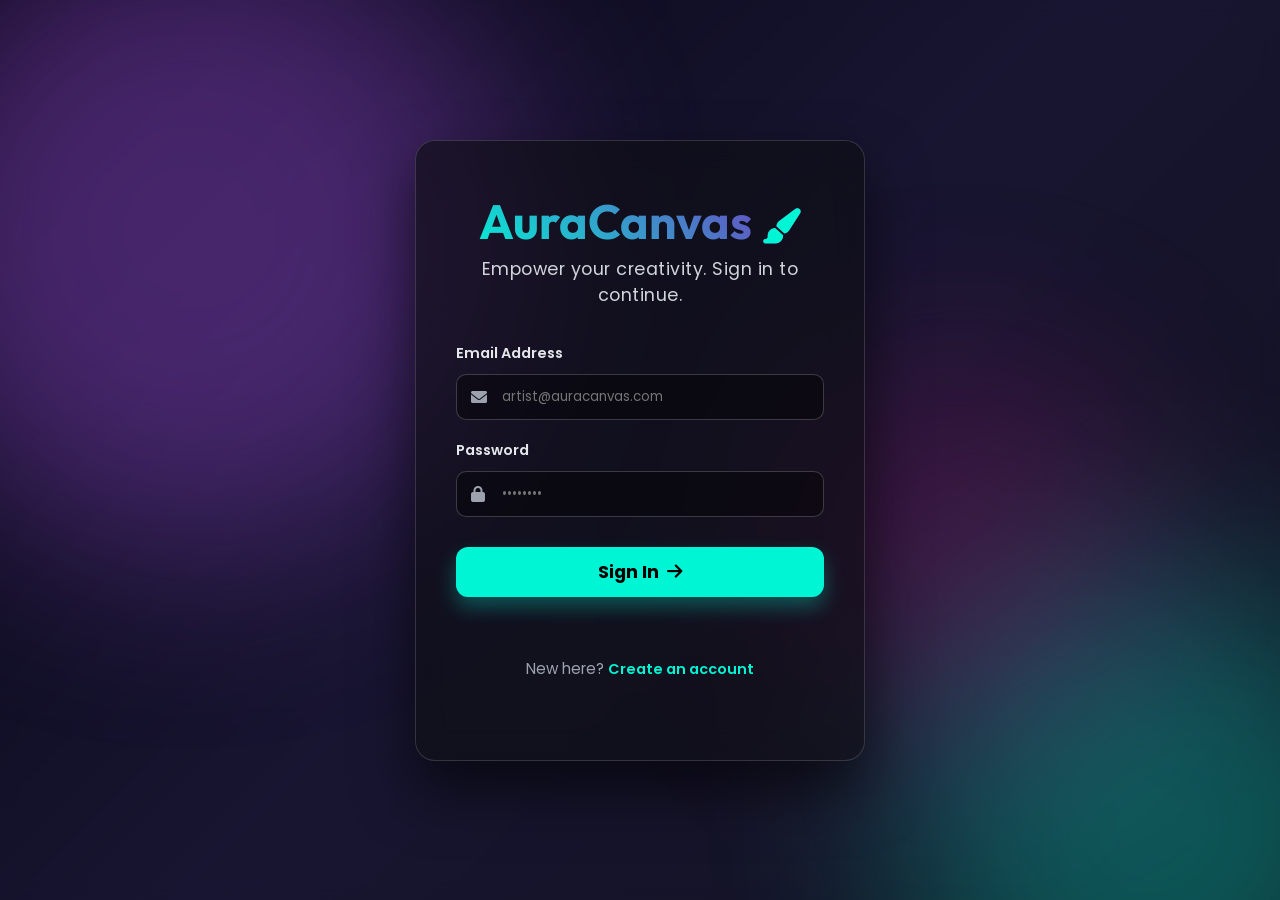
<file: index.html>
<!DOCTYPE html>
<html lang="en">
<head>
    <meta charset="UTF-8">
    <meta name="viewport" content="width=device-width, initial-scale=1.0">
    <title>AuraCanvas - Login & Register</title>
    <link rel="stylesheet" href="style.css">
    <link href="https://cdnjs.cloudflare.com/ajax/libs/font-awesome/6.0.0/css/all.min.css" rel="stylesheet">
    <script>if(localStorage.getItem('aura_theme') === 'light'){document.documentElement.setAttribute('data-theme', 'light');}</script>
</head>
<body>

<div class="auth-wrapper" style="background: url('https://images.unsplash.com/photo-1618005182384-a83a8bd57fbe?q=80&w=2564&auto=format&fit=crop') no-repeat center center/cover;">
    <!-- Dark transparent overlay with blur -->
    <div style="position: absolute; top: 0; left: 0; width: 100%; height: 100%; background: rgba(0, 0, 0, 0.5); backdrop-filter: blur(8px); z-index: 1;"></div>
    
    <!-- Floating Gradient Orbs -->
    <div class="auth-bg-anim" style="background: var(--primary); top: -10%; left: -10%; width: 50vw; height: 50vw; animation-duration: 25s; opacity: 0.4; z-index: 2;"></div>
    <div class="auth-bg-anim" style="background: var(--accent); bottom: -20%; right: -10%; width: 40vw; height: 40vw; animation-duration: 18s; animation-direction: alternate-reverse; opacity: 0.3; z-index: 2;"></div>
    <div class="auth-bg-anim" style="background: #e020a1; top: 40%; left: 60%; width: 30vw; height: 30vw; animation-duration: 22s; opacity: 0.2; z-index: 2;"></div>

    <div class="auth-box glass" style="position: relative; z-index: 10; padding: 50px 40px; border-radius: 20px; box-shadow: 0 30px 60px rgba(0,0,0,0.6); border: 1px solid rgba(255,255,255,0.15); background: rgba(15, 15, 20, 0.65); max-width: 450px;">
        <h1 style="font-size: 3rem; margin-bottom: 5px; background: linear-gradient(45deg, var(--accent), var(--primary-hover)); -webkit-background-clip: text; background-clip: text; -webkit-text-fill-color: transparent;">AuraCanvas <i class="fas fa-paint-brush" style="font-size: 2.2rem; color: var(--accent); -webkit-text-fill-color: var(--accent);"></i></h1>
        <p id="authSubtitle" style="font-size: 1.1rem; color: #d1d5db; margin-bottom: 35px; letter-spacing: 0.5px;">Empower your creativity. Sign in to continue.</p>

        <div id="loginForm">
            <div class="input-group">
                <label style="font-weight: 600; font-size: 0.9rem; color: #e5e7eb; margin-bottom: 10px;">Email Address</label>
                <div style="position: relative;">
                    <i class="fas fa-envelope" style="position: absolute; left: 15px; top: 50%; transform: translateY(-50%); color: var(--text-muted);"></i>
                    <input type="email" id="loginEmail" class="input-field" placeholder="artist@auracanvas.com" style="padding-left: 45px; background: rgba(0,0,0,0.4); border-color: rgba(255,255,255,0.2);">
                </div>
            </div>
            <div class="input-group">
                <label style="font-weight: 600; font-size: 0.9rem; color: #e5e7eb; margin-bottom: 10px;">Password</label>
                <div style="position: relative;">
                    <i class="fas fa-lock" style="position: absolute; left: 15px; top: 50%; transform: translateY(-50%); color: var(--text-muted);"></i>
                    <input type="password" id="loginPassword" class="input-field" placeholder="••••••••" style="padding-left: 45px; background: rgba(0,0,0,0.4); border-color: rgba(255,255,255,0.2);">
                </div>
            </div>
            <button class="btn btn-accent" style="width: 100%; justify-content: center; font-size: 1.1rem; padding: 12px; margin-top: 10px; border-radius: 12px; font-weight: 700; box-shadow: 0 10px 20px rgba(0, 245, 212, 0.3);" onclick="handleLogin()">Sign In <i class="fas fa-arrow-right"></i></button>
            <p class="error-msg" id="loginError" style="font-weight: 600;"></p>
            <p style="margin-top: 15px; color: #9ca3af; font-size: 0.95rem;">New here? <span class="toggle-link" onclick="toggleAuth('register')" style="color: var(--accent); font-weight: 600; text-decoration: none; cursor: pointer;">Create an account</span></p>
        </div>

        <div id="registerForm" style="display: none;">
            <div class="input-group">
                <label style="font-weight: 600; font-size: 0.9rem; color: #e5e7eb; margin-bottom: 10px;">Username</label>
                <div style="position: relative;">
                    <i class="fas fa-user" style="position: absolute; left: 15px; top: 50%; transform: translateY(-50%); color: var(--text-muted);"></i>
                    <input type="text" id="regUsername" class="input-field" placeholder="CreativeHero" style="padding-left: 45px; background: rgba(0,0,0,0.4); border-color: rgba(255,255,255,0.2);">
                </div>
            </div>
            <div class="input-group">
                <label style="font-weight: 600; font-size: 0.9rem; color: #e5e7eb; margin-bottom: 10px;">Email Address</label>
                <div style="position: relative;">
                    <i class="fas fa-envelope" style="position: absolute; left: 15px; top: 50%; transform: translateY(-50%); color: var(--text-muted);"></i>
                    <input type="email" id="regEmail" class="input-field" placeholder="artist@auracanvas.com" style="padding-left: 45px; background: rgba(0,0,0,0.4); border-color: rgba(255,255,255,0.2);">
                </div>
            </div>
            <div class="input-group">
                <label style="font-weight: 600; font-size: 0.9rem; color: #e5e7eb; margin-bottom: 10px;">Password</label>
                <div style="position: relative;">
                    <i class="fas fa-lock" style="position: absolute; left: 15px; top: 50%; transform: translateY(-50%); color: var(--text-muted);"></i>
                    <input type="password" id="regPassword" class="input-field" placeholder="••••••••" style="padding-left: 45px; background: rgba(0,0,0,0.4); border-color: rgba(255,255,255,0.2);">
                </div>
            </div>
            <button class="btn btn-accent" style="width: 100%; justify-content: center; font-size: 1.1rem; padding: 12px; margin-top: 10px; border-radius: 12px; font-weight: 700; box-shadow: 0 10px 20px rgba(0, 245, 212, 0.3);" onclick="handleRegister()">Sign Up <i class="fas fa-check"></i></button>
            <p class="error-msg" id="regError" style="font-weight: 600;"></p>
            <p style="margin-top: 15px; color: #9ca3af; font-size: 0.95rem;">Already have an account? <span class="toggle-link" onclick="toggleAuth('login')" style="color: var(--accent); font-weight: 600; text-decoration: none; cursor: pointer;">Sign in</span></p>
        </div>
    </div>
</div>

<script src="script.js"></script>
</body>
</html>
</file>
<file: style.css>
@import url('https://fonts.googleapis.com/css2?family=Poppins:wght@300;400;600&family=Outfit:wght@400;600;800&display=swap');

:root {
    --bg-dark: #0f1015;
    --bg-panel: rgba(255, 255, 255, 0.05);
    --bg-glass: rgba(15, 16, 21, 0.75);
    --border-glass: rgba(255, 255, 255, 0.08);
    --primary: #9d4edd;
    --primary-hover: #7b2cbf;
    --accent: #00f5d4;
    --accent-glow: rgba(0, 245, 212, 0.4);
    --text-main: #f8f9fa;
    --text-muted: #9ca3af;
    --danger: #ff006e;
    --font-sans: 'Poppins', sans-serif;
    --font-heading: 'Outfit', sans-serif;
    --body-bg: linear-gradient(135deg, #0f0c29, #302b63, #24243e);
    --canvas-bg: #ffffff;
}

:root[data-theme="light"] {
    --bg-dark: #f9fafb;
    --bg-panel: rgba(0, 0, 0, 0.03);
    --bg-glass: rgba(255, 255, 255, 0.85);
    --border-glass: rgba(0, 0, 0, 0.08);
    --primary: #7b2cbf;
    --primary-hover: #5a189a;
    --accent: #00bbf9;
    --accent-glow: rgba(0, 187, 249, 0.4);
    --text-main: #1f2937;
    --text-muted: #6b7280;
    --body-bg: linear-gradient(135deg, #fdfbfb 0%, #ebedee 100%);
    --canvas-bg: #ffffff;
}

* {
    box-sizing: border-box;
    margin: 0;
    padding: 0;
}

body {
    font-family: var(--font-sans);
    background: var(--body-bg);
    color: var(--text-main);
    min-height: 100vh;
    overflow-x: hidden;
    transition: background 0.5s ease, color 0.5s ease;
}

/* Glassmorphism Utilities */
.glass {
    background: var(--bg-glass);
    backdrop-filter: blur(16px);
    -webkit-backdrop-filter: blur(16px);
    border: 1px solid var(--border-glass);
    border-radius: 16px;
    box-shadow: 0 8px 32px rgba(0, 0, 0, 0.15);
    transition: background 0.3s ease, border-color 0.3s ease;
}

/* Scrollbar */
::-webkit-scrollbar { width: 6px; height: 6px; }
::-webkit-scrollbar-track { background: transparent; }
::-webkit-scrollbar-thumb { background: var(--text-muted); border-radius: 4px; }
::-webkit-scrollbar-thumb:hover { background: var(--primary); }

/* Buttons */
.btn {
    font-family: var(--font-sans);
    padding: 10px 20px;
    border: none;
    border-radius: 10px;
    background: var(--primary);
    color: white;
    font-weight: 600;
    cursor: pointer;
    transition: all 0.3s cubic-bezier(0.25, 0.8, 0.25, 1);
    display: inline-flex;
    align-items: center;
    gap: 8px;
    font-size: 0.9rem;
}
.btn:hover {
    background: var(--primary-hover);
    transform: translateY(-2px);
    box-shadow: 0 4px 15px rgba(123, 44, 191, 0.4);
}
.btn:active {
    transform: translateY(0);
}
.btn-accent { background: var(--accent); color: #000; }
.btn-accent:hover { background: #00e0c2; box-shadow: 0 4px 15px var(--accent-glow); color: #000; }
.btn-icon { width: 40px; height: 40px; display: inline-flex; justify-content: center; align-items: center; border-radius: 10px; background: transparent; color: var(--text-main); border: 1px solid var(--border-glass); cursor: pointer; transition: 0.2s; font-size: 1.1rem;}
.btn-icon:hover, .btn-icon.active { background: var(--primary); border-color: var(--primary); color: white; transform: scale(1.05); }

/* Inputs */
.input-field {
    width: 100%;
    padding: 12px 16px;
    background: var(--bg-panel);
    border: 1px solid var(--border-glass);
    border-radius: 10px;
    color: var(--text-main);
    font-family: var(--font-sans);
    transition: border-color 0.3s, box-shadow 0.3s;
}
.input-field:focus {
    outline: none;
    border-color: var(--accent);
    box-shadow: 0 0 0 3px rgba(0, 245, 212, 0.1);
}

/* Text selections & Range */
::selection { background: var(--primary); color: white; }
input[type="range"] {
    -webkit-appearance: none;
    appearance: none;
    width: 100%; 
    background: transparent;
}
input[type="range"]::-webkit-slider-thumb {
    -webkit-appearance: none;
    height: 16px;
    width: 16px;
    border-radius: 50%;
    background: var(--accent);
    cursor: pointer;
    margin-top: -6px;
    box-shadow: 0 0 10px var(--accent-glow);
}
input[type="range"]::-webkit-slider-runnable-track {
    width: 100%;
    height: 4px;
    cursor: pointer;
    background: var(--border-glass);
    border-radius: 2px;
}

input[type="color"] {
    -webkit-appearance: none; appearance: none; border: none; width: 100%; height: 40px; border-radius: 10px; cursor: pointer; padding: 0; background: transparent; transition: transform 0.2s;
}
input[type="color"]:hover { transform: scale(1.02); }
input[type="color"]::-webkit-color-swatch-wrapper { padding: 0; }
input[type="color"]::-webkit-color-swatch { border: 2px solid var(--border-glass); border-radius: 10px; }


/* --- AUTH PAGE --- */
.auth-wrapper {
    display: flex; justify-content: center; align-items: center; height: 100vh; position: relative; overflow: hidden;
    background: url('https://images.unsplash.com/photo-1618005182384-a83a8bd57fbe?q=80&w=2564&auto=format&fit=crop') no-repeat center center/cover;
}
.auth-bg-anim {
    position: absolute; border-radius: 50%; animation: float 10s infinite alternate; filter: blur(100px);
}
@keyframes float { 0% { transform: translate(-100px, -100px); } 100% { transform: translate(100px, 100px); } }

.auth-box { width: 100%; max-width: 450px; padding: 40px; text-align: center; position: relative; z-index: 10; margin: 20px;}
.auth-box h1 { font-family: var(--font-heading); font-size: 2.5rem; margin-bottom: 5px; color: var(--accent); }
.auth-box p { color: var(--text-muted); margin-bottom: 30px; }
.auth-box .input-group { margin-bottom: 20px; text-align: left; position: relative;}
.auth-box label { display: block; font-size: 0.85rem; margin-bottom: 8px; color: var(--text-muted); font-weight: 600;}
.auth-box .toggle-link { color: var(--accent); cursor: pointer; text-decoration: none; font-weight: 600; font-size: 0.9rem; }
.auth-box .toggle-link:hover { text-decoration: underline; }
.error-msg { color: var(--danger); font-size: 0.85rem; min-height: 20px; margin-top: 10px; font-weight: 600;}

/* --- HOME DASHBOARD --- */
.topbar {
    display: flex; justify-content: space-between; align-items: center;
    padding: 15px 30px; border-bottom: 1px solid var(--border-glass); background: var(--bg-glass);
    backdrop-filter: blur(16px); position: sticky; top: 0; z-index: 100;
}
.brand { font-family: var(--font-heading); font-size: 1.5rem; font-weight: 800; color: var(--accent); letter-spacing: 1px; display: flex; align-items: center; gap: 8px;}

.dashboard-content { padding: 40px 20px; max-width: 1200px; margin: 0 auto; }
.hero-section { text-align: center; margin-bottom: 60px; padding: 40px 20px; background: var(--bg-glass); border-radius: 20px; border: 1px solid var(--border-glass); box-shadow: 0 10px 30px rgba(0,0,0,0.1);}
.hero-section h2 { font-family: var(--font-heading); font-size: 3rem; margin-bottom: 15px; background: -webkit-linear-gradient(45deg, var(--accent), var(--primary)); -webkit-background-clip: text; background-clip: text; -webkit-text-fill-color: transparent;}

.section-title { font-size: 1.3rem; font-family: var(--font-heading); font-weight: 700; margin-bottom: 25px; display: flex; align-items: center; gap: 10px; border-bottom: 2px solid var(--border-glass); padding-bottom: 10px; color: var(--text-main);}

.grid-layout { display: grid; grid-template-columns: repeat(auto-fill, minmax(240px, 1fr)); gap: 25px; }
.project-card { cursor: pointer; transition: transform 0.3s, box-shadow 0.3s; padding: 15px; position: relative; overflow: hidden; background: var(--bg-glass); border: 1px solid var(--border-glass); border-radius: 15px;}
.project-card:hover { transform: translateY(-5px); box-shadow: 0 15px 30px rgba(0,0,0,0.2); border-color: var(--accent); }
.project-thumb { width: 100%; height: 150px; background: #eaecf0; border-radius: 10px; margin-bottom: 15px; object-fit: cover; }
.project-card h3 { font-size: 1.1rem; margin-bottom: 5px; font-weight: 600; color: var(--text-main);}
.project-card p { font-size: 0.85rem; color: var(--text-muted); }

/* --- EDITOR LAYOUT --- */
.editor-layout { display: grid; grid-template-columns: 80px 1fr 300px; height: calc(100vh - 65px); gap: 1px; background: var(--border-glass);}
.toolbar-left, .toolbar-right { background: var(--bg-glass); z-index: 10; padding: 20px 15px; overflow-y: auto; }
.toolbar-left { display: flex; flex-direction: column; gap: 12px; align-items: center;}
.toolbar-right { padding: 25px 20px; }
.workspace { display: flex; flex-direction: column; position: relative; overflow: auto; justify-content: flex-start; align-items: center; background: var(--body-bg); padding-top: 40px;}

.action-bar { border-bottom: none; border-radius: 0; box-shadow: 0 4px 20px rgba(0,0,0,0.1); }

/* Canvas Container */
.canvas-wrapper {
    position: relative;
    box-shadow: 0 20px 50px rgba(0,0,0,0.3);
    background: var(--canvas-bg);
    border-radius: 8px; /* Slight rounding for aesthetics */
    overflow: hidden;
}

/* Control Groups */
.control-group { margin-bottom: 25px; background: var(--bg-panel); padding: 15px; border-radius: 12px; border: 1px solid var(--border-glass); }
.control-group label { display: flex; justify-content: space-between; font-size: 0.8rem; color: var(--text-muted); margin-bottom: 12px; text-transform: uppercase; letter-spacing: 1px; font-weight: 600;}

/* Moveable and Animatable Elements */
.anim-overlay {
    position: absolute;
    user-select: none;
    cursor: grab;
    transform-origin: center center;
    pointer-events: auto;
}
.anim-overlay:active {
    cursor: grabbing;
}
.anim-overlay img {
    pointer-events: none; /* Let the container handle the drag/events */
    width: 100%;
    height: 100%;
    object-fit: contain;
}
.anim-spin { animation: spin 3s linear infinite; }
.anim-bounce { animation: bounce 1s infinite alternate; }
.anim-pulse { animation: pulse 1s infinite alternate; }
@keyframes spin { 100% { transform: rotate(360deg); } }
@keyframes bounce { 0% { transform: translateY(-10px); } 100% { transform: translateY(10px); } }
@keyframes pulse { 0% { transform: scale(0.9); } 100% { transform: scale(1.1); } }

/* Selection Outline */
.anim-overlay.selected-element {
    outline: 2px dashed var(--accent);
    outline-offset: 4px;
}

/* Elite Toggle Switch for Theme */
.theme-switch-wrapper {
  display: flex;
  align-items: center;
  gap: 10px;
}
.theme-switch {
  display: inline-block;
  height: 24px;
  position: relative;
  width: 44px;
}
.theme-switch input {
  display: none;
}
.slider {
  background-color: #ccc;
  bottom: 0;
  cursor: pointer;
  left: 0;
  position: absolute;
  right: 0;
  top: 0;
  transition: .4s;
  border-radius: 24px;
}
.slider:before {
  background-color: #fff;
  bottom: 4px;
  content: "";
  height: 16px;
  left: 4px;
  position: absolute;
  transition: .4s;
  width: 16px;
  border-radius: 50%;
}
input:checked + .slider {
  background-color: var(--accent);
}
input:checked + .slider:before {
  transform: translateX(20px);
}

/* Image Filters Container */
.filters-panel {
    display: none;
}
.filters-panel.active {
    display: block;
    animation: fadeIn 0.3s;
}
@keyframes fadeIn { from { opacity: 0; } to { opacity: 1; } }

/* Tooltip for Moveable */
.moveable-control-box {
    z-index: 100 !important;
}
.moveable-line, .moveable-control {
    background: var(--accent) !important;
}
</file>
